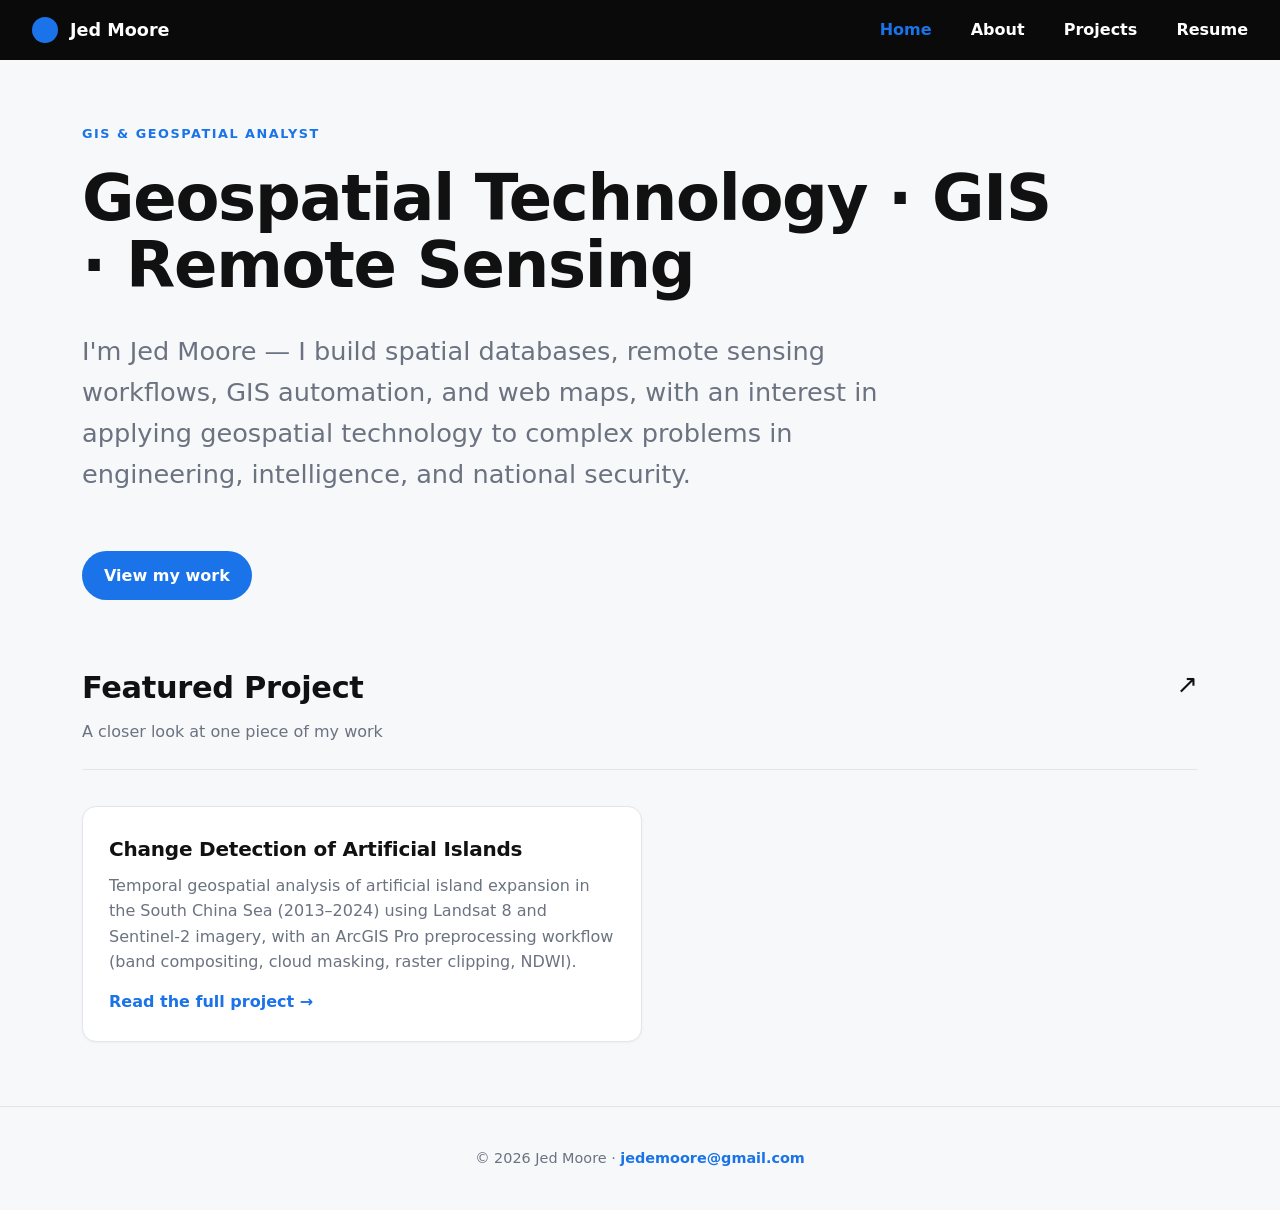
<file: index.html>
<!DOCTYPE html>
<html lang="en">
<head>
<meta charset="UTF-8">
<meta name="viewport" content="width=device-width, initial-scale=1.0">
<title>Jed Moore — GIS Analyst</title>
<link rel="stylesheet" href="style.css">
</head>
<body>

<nav>
  <a class="brand" href="index.html"><span class="dot"></span>Jed Moore</a>
  <div class="nav-links">
    <a href="index.html" class="active">Home</a>
    <a href="about.html">About</a>
    <a href="projects.html">Projects</a>
    <a href="resume.html">Resume</a>
  </div>
</nav>

<main>

  <section>
    <div class="eyebrow">GIS &amp; GEOSPATIAL ANALYST</div>
    <h1 class="display">Geospatial Technology · GIS · Remote Sensing</h1>
    <p class="lead">I'm Jed Moore — I build spatial databases, remote sensing workflows,
    GIS automation, and web maps, with an interest in applying geospatial technology to
    complex problems in engineering, intelligence, and national security.</p>
    <a class="btn" href="projects.html">View my work</a>
  </section>

  <section>
    <div class="head-row">
      <div>
        <h2>Featured Project</h2>
        <div class="sub">A closer look at one piece of my work</div>
      </div>
      <span class="arrow">↗</span>
    </div>

    <a class="card" href="project-1.html" style="max-width:560px">
      <h3>Change Detection of Artificial Islands</h3>
      <p>Temporal geospatial analysis of artificial island expansion in the South China Sea
      (2013–2024) using Landsat 8 and Sentinel-2 imagery, with an ArcGIS Pro preprocessing
      workflow (band compositing, cloud masking, raster clipping, NDWI).</p>
      <span class="go">Read the full project →</span>
    </a>
  </section>

</main>

<footer>
  © 2026 Jed Moore · <a href="mailto:jedemoore@gmail.com">jedemoore@gmail.com</a>
</footer>

</body>
</html>
</file>
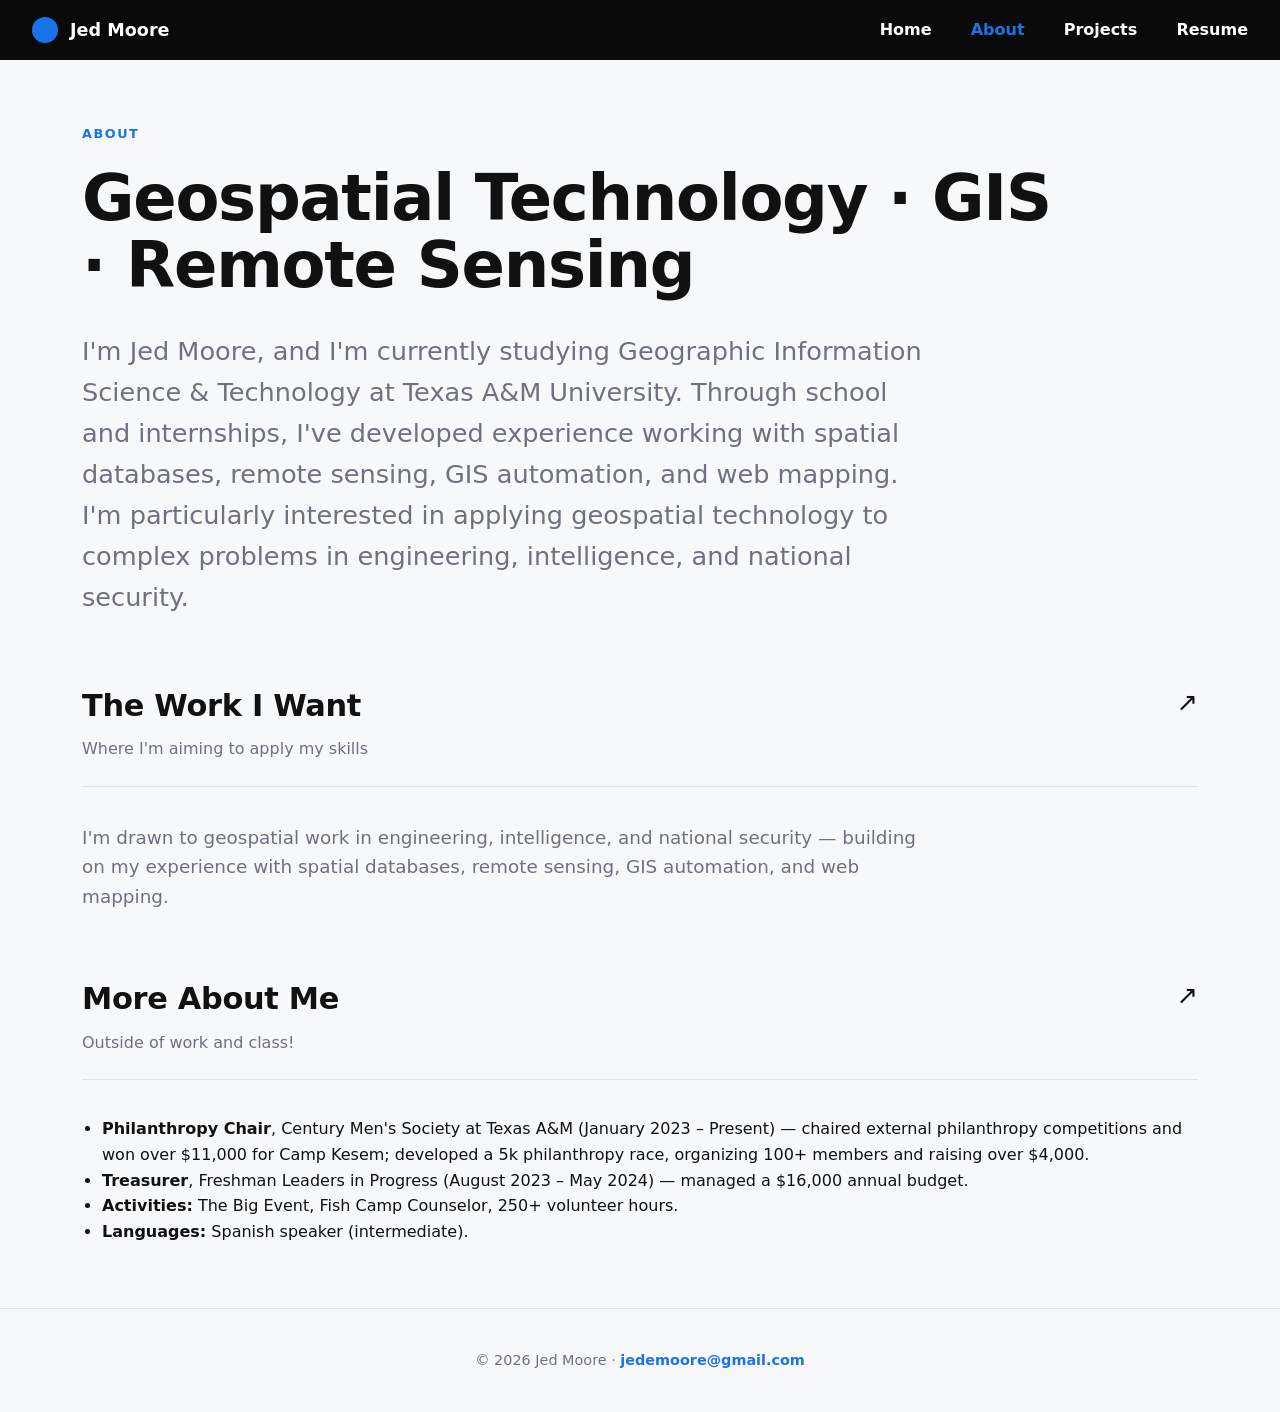
<file: about.html>
<!DOCTYPE html>
<html lang="en">
<head>
<meta charset="UTF-8">
<meta name="viewport" content="width=device-width, initial-scale=1.0">
<title>About — Jed Moore</title>
<link rel="stylesheet" href="style.css">
</head>
<body>

<nav>
  <a class="brand" href="index.html"><span class="dot"></span>Jed Moore</a>
  <div class="nav-links">
    <a href="index.html">Home</a>
    <a href="about.html" class="active">About</a>
    <a href="projects.html">Projects</a>
    <a href="resume.html">Resume</a>
  </div>
</nav>

<main>

  <section>
    <div class="eyebrow">ABOUT</div>
    <h1 class="display">Geospatial Technology · GIS · Remote Sensing</h1>
    <p class="lead">I'm Jed Moore, and I'm currently studying Geographic Information Science
    &amp; Technology at Texas A&amp;M University. Through school and internships, I've developed
    experience working with spatial databases, remote sensing, GIS automation, and web mapping.
    I'm particularly interested in applying geospatial technology to complex problems in
    engineering, intelligence, and national security.</p>
  </section>

  <section>
    <div class="head-row">
      <div>
        <h2>The Work I Want</h2>
        <div class="sub">Where I'm aiming to apply my skills</div>
      </div>
      <span class="arrow">↗</span>
    </div>
    <p class="lead" style="font-size:1.15rem">I'm drawn to geospatial work in engineering,
    intelligence, and national security — building on my experience with spatial databases,
    remote sensing, GIS automation, and web mapping.</p>
  </section>

  <section>
    <div class="head-row">
      <div>
        <h2>More About Me</h2>
        <div class="sub">Outside of work and class!</div>
      </div>
      <span class="arrow">↗</span>
    </div>
    <ul>
      <li><b>Philanthropy Chair</b>, Century Men's Society at Texas A&amp;M (January 2023 – Present) —
      chaired external philanthropy competitions and won over $11,000 for Camp Kesem; developed a
      5k philanthropy race, organizing 100+ members and raising over $4,000.</li>
      <li><b>Treasurer</b>, Freshman Leaders in Progress (August 2023 – May 2024) —
      managed a $16,000 annual budget.</li>
      <li><b>Activities:</b> The Big Event, Fish Camp Counselor, 250+ volunteer hours.</li>
      <li><b>Languages:</b> Spanish speaker (intermediate).</li>
    </ul>
  </section>

</main>

<footer>
  © 2026 Jed Moore · <a href="mailto:jedemoore@gmail.com">jedemoore@gmail.com</a>
</footer>

</body>
</html>
</file>
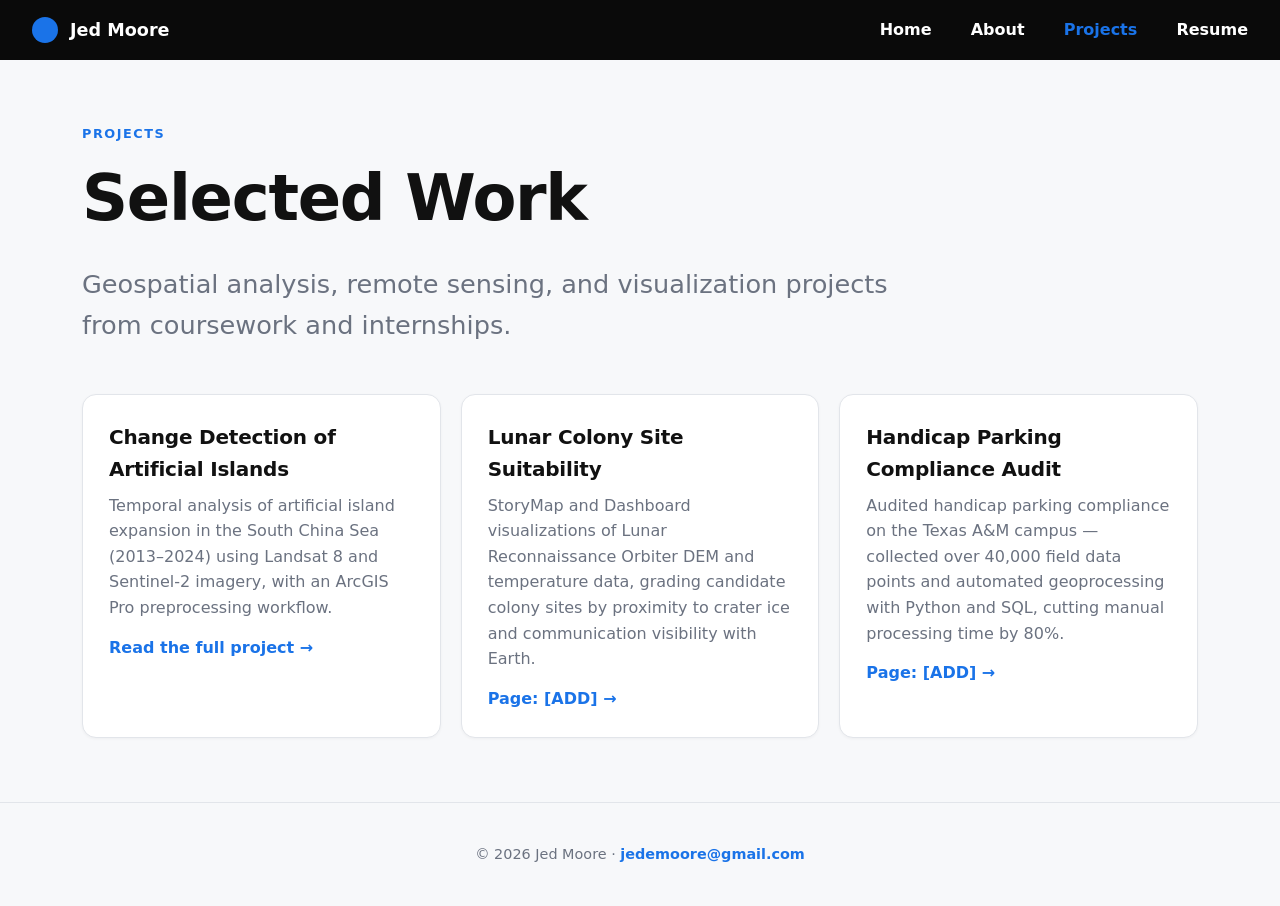
<file: projects.html>
<!DOCTYPE html>
<html lang="en">
<head>
<meta charset="UTF-8">
<meta name="viewport" content="width=device-width, initial-scale=1.0">
<title>Projects — Jed Moore</title>
<link rel="stylesheet" href="style.css">
</head>
<body>

<nav>
  <a class="brand" href="index.html"><span class="dot"></span>Jed Moore</a>
  <div class="nav-links">
    <a href="index.html">Home</a>
    <a href="about.html">About</a>
    <a href="projects.html" class="active">Projects</a>
    <a href="resume.html">Resume</a>
  </div>
</nav>

<main>

  <section>
    <div class="eyebrow">PROJECTS</div>
    <h1 class="display">Selected Work</h1>
    <p class="lead">Geospatial analysis, remote sensing, and visualization projects from
    coursework and internships.</p>

    <div class="cards">

      <a class="card" href="project-1.html">
        <h3>Change Detection of Artificial Islands</h3>
        <p>Temporal analysis of artificial island expansion in the South China Sea (2013–2024)
        using Landsat 8 and Sentinel-2 imagery, with an ArcGIS Pro preprocessing workflow.</p>
        <span class="go">Read the full project →</span>
      </a>

      <a class="card" href="[ADD]">
        <h3>Lunar Colony Site Suitability</h3>
        <p>StoryMap and Dashboard visualizations of Lunar Reconnaissance Orbiter DEM and
        temperature data, grading candidate colony sites by proximity to crater ice and
        communication visibility with Earth.</p>
        <span class="go">Page: [ADD] →</span>
      </a>

      <a class="card" href="[ADD]">
        <h3>Handicap Parking Compliance Audit</h3>
        <p>Audited handicap parking compliance on the Texas A&amp;M campus — collected over
        40,000 field data points and automated geoprocessing with Python and SQL, cutting
        manual processing time by 80%.</p>
        <span class="go">Page: [ADD] →</span>
      </a>

    </div>
  </section>

</main>

<footer>
  © 2026 Jed Moore · <a href="mailto:jedemoore@gmail.com">jedemoore@gmail.com</a>
</footer>

</body>
</html>
</file>
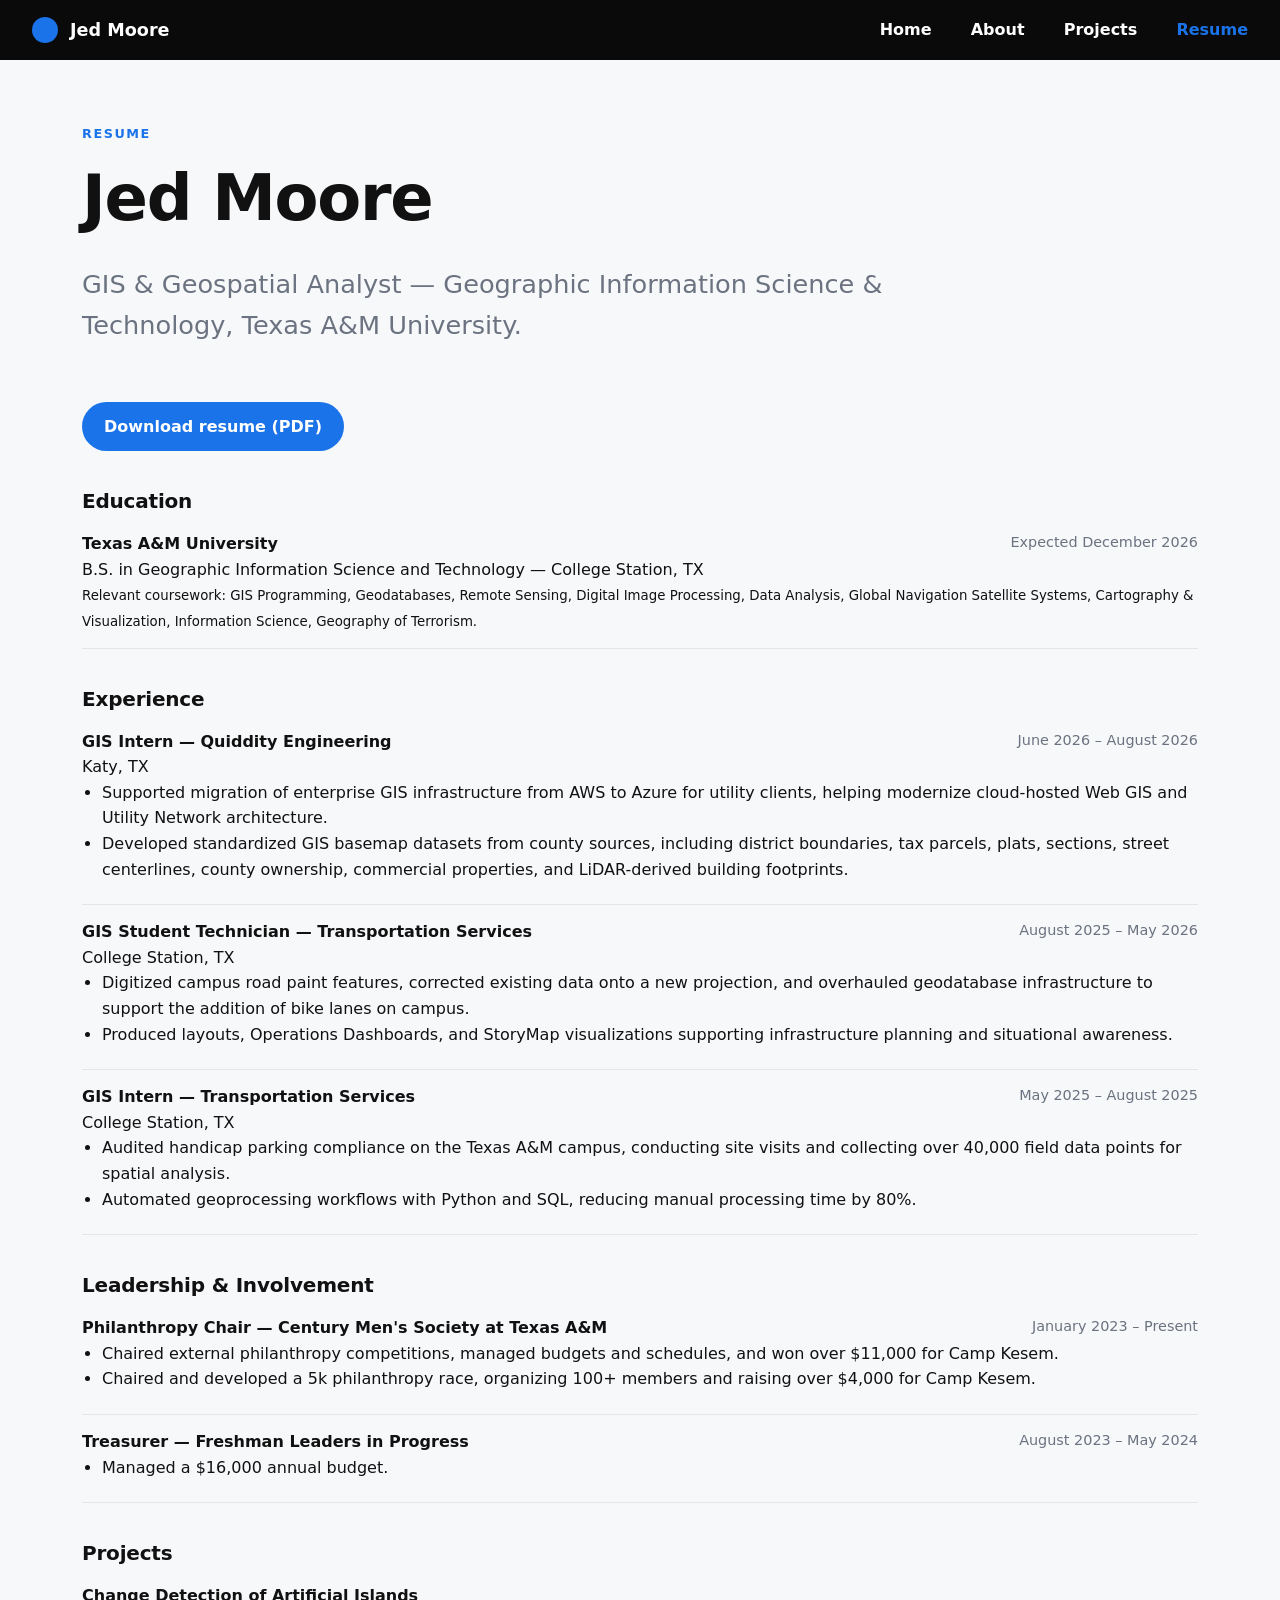
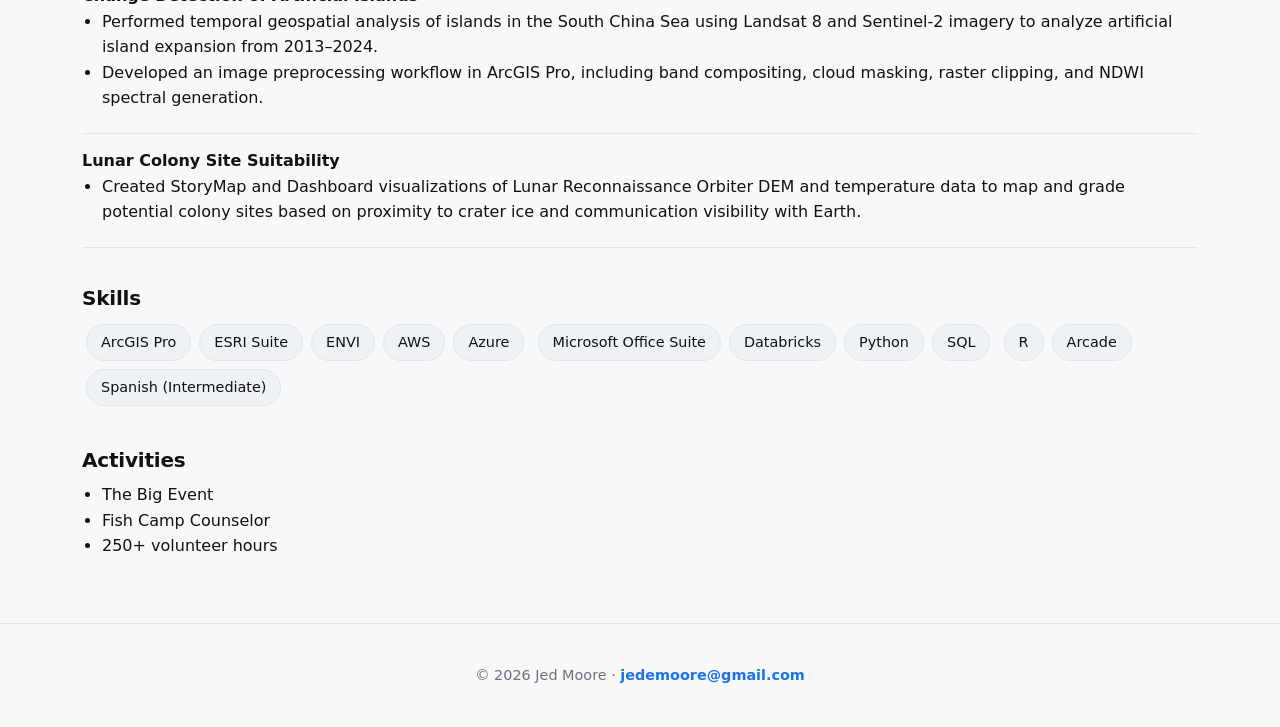
<file: resume.html>
<!DOCTYPE html>
<html lang="en">
<head>
<meta charset="UTF-8">
<meta name="viewport" content="width=device-width, initial-scale=1.0">
<title>Resume — Jed Moore</title>
<link rel="stylesheet" href="style.css">
</head>
<body>

<nav>
  <a class="brand" href="index.html"><span class="dot"></span>Jed Moore</a>
  <div class="nav-links">
    <a href="index.html">Home</a>
    <a href="about.html">About</a>
    <a href="projects.html">Projects</a>
    <a href="resume.html" class="active">Resume</a>
  </div>
</nav>

<main>

  <section>
    <div class="eyebrow">RESUME</div>
    <h1 class="display">Jed Moore</h1>
    <p class="lead">GIS &amp; Geospatial Analyst — Geographic Information Science &amp; Technology,
    Texas A&amp;M University.</p>
    <a class="btn" href="resume.pdf" download>Download resume (PDF)</a>

    <h3>Education</h3>
    <div class="exp">
      <b>Texas A&amp;M University</b> <em>Expected December 2026</em><br>
      B.S. in Geographic Information Science and Technology — College Station, TX<br>
      <small>Relevant coursework: GIS Programming, Geodatabases, Remote Sensing, Digital Image
      Processing, Data Analysis, Global Navigation Satellite Systems, Cartography &amp;
      Visualization, Information Science, Geography of Terrorism.</small>
    </div>

    <h3>Experience</h3>
    <div class="exp">
      <b>GIS Intern — Quiddity Engineering</b> <em>June 2026 – August 2026</em><br>
      Katy, TX
      <ul>
        <li>Supported migration of enterprise GIS infrastructure from AWS to Azure for utility
        clients, helping modernize cloud-hosted Web GIS and Utility Network architecture.</li>
        <li>Developed standardized GIS basemap datasets from county sources, including district
        boundaries, tax parcels, plats, sections, street centerlines, county ownership,
        commercial properties, and LiDAR-derived building footprints.</li>
      </ul>
    </div>
    <div class="exp">
      <b>GIS Student Technician — Transportation Services</b> <em>August 2025 – May 2026</em><br>
      College Station, TX
      <ul>
        <li>Digitized campus road paint features, corrected existing data onto a new projection,
        and overhauled geodatabase infrastructure to support the addition of bike lanes on campus.</li>
        <li>Produced layouts, Operations Dashboards, and StoryMap visualizations supporting
        infrastructure planning and situational awareness.</li>
      </ul>
    </div>
    <div class="exp">
      <b>GIS Intern — Transportation Services</b> <em>May 2025 – August 2025</em><br>
      College Station, TX
      <ul>
        <li>Audited handicap parking compliance on the Texas A&amp;M campus, conducting site
        visits and collecting over 40,000 field data points for spatial analysis.</li>
        <li>Automated geoprocessing workflows with Python and SQL, reducing manual processing
        time by 80%.</li>
      </ul>
    </div>

    <h3>Leadership &amp; Involvement</h3>
    <div class="exp">
      <b>Philanthropy Chair — Century Men's Society at Texas A&amp;M</b> <em>January 2023 – Present</em>
      <ul>
        <li>Chaired external philanthropy competitions, managed budgets and schedules, and won
        over $11,000 for Camp Kesem.</li>
        <li>Chaired and developed a 5k philanthropy race, organizing 100+ members and raising
        over $4,000 for Camp Kesem.</li>
      </ul>
    </div>
    <div class="exp">
      <b>Treasurer — Freshman Leaders in Progress</b> <em>August 2023 – May 2024</em>
      <ul><li>Managed a $16,000 annual budget.</li></ul>
    </div>

    <h3>Projects</h3>
    <div class="exp">
      <b>Change Detection of Artificial Islands</b>
      <ul>
        <li>Performed temporal geospatial analysis of islands in the South China Sea using
        Landsat 8 and Sentinel-2 imagery to analyze artificial island expansion from 2013–2024.</li>
        <li>Developed an image preprocessing workflow in ArcGIS Pro, including band compositing,
        cloud masking, raster clipping, and NDWI spectral generation.</li>
      </ul>
    </div>
    <div class="exp">
      <b>Lunar Colony Site Suitability</b>
      <ul>
        <li>Created StoryMap and Dashboard visualizations of Lunar Reconnaissance Orbiter DEM
        and temperature data to map and grade potential colony sites based on proximity to
        crater ice and communication visibility with Earth.</li>
      </ul>
    </div>

    <h3>Skills</h3>
    <div class="tags">
      <span>ArcGIS Pro</span><span>ESRI Suite</span><span>ENVI</span><span>AWS</span><span>Azure</span>
      <span>Microsoft Office Suite</span><span>Databricks</span><span>Python</span><span>SQL</span>
      <span>R</span><span>Arcade</span><span>Spanish (Intermediate)</span>
    </div>

    <h3>Activities</h3>
    <ul>
      <li>The Big Event</li>
      <li>Fish Camp Counselor</li>
      <li>250+ volunteer hours</li>
    </ul>
  </section>

</main>

<footer>
  © 2026 Jed Moore · <a href="mailto:jedemoore@gmail.com">jedemoore@gmail.com</a>
</footer>

</body>
</html>
</file>
<file: style.css>
/* style.css — shared by every page */
:root{
  --bg:#f7f8fa; --ink:#111; --mut:#6b7280; --acc:#1a73e8;
  --line:#e2e5ea; --card:#fff; --dark:#0a0a0a;
}
*{box-sizing:border-box}
body{margin:0;font:16px/1.6 Inter,system-ui,Segoe UI,Arial,sans-serif;background:var(--bg);color:var(--ink)}
a{color:inherit;text-decoration:none}

/* top nav — shared menu */
nav{position:sticky;top:0;z-index:999;background:var(--dark);color:#fff;display:flex;
  align-items:center;justify-content:space-between;padding:16px 32px}
.brand{display:flex;align-items:center;gap:12px;font-weight:700;font-size:1.1rem;color:#fff}
.dot{width:26px;height:26px;border-radius:50%;background:var(--acc);display:inline-block}
.nav-links a{margin-left:34px;font-weight:600;color:#fff}
.nav-links a:hover,.nav-links a.active{color:var(--acc)}

/* layout */
main{max-width:1180px;margin:0 auto;padding:0 32px}
section{margin:64px 0}
.eyebrow{color:var(--acc);font-weight:700;letter-spacing:.12em;font-size:.8rem;margin:64px 0 20px}
.display{font-size:clamp(2rem,6vw,4rem);font-weight:800;line-height:1.05;letter-spacing:-.02em;margin:0 0 32px;max-width:1000px}
.lead{font-size:clamp(1.1rem,2.3vw,1.6rem);color:var(--mut);max-width:860px;margin:0 0 48px}
h1,h2,h3{letter-spacing:-.01em}
h2{font-size:1.9rem;font-weight:800;margin:0}
h3{margin:34px 0 6px;font-size:1.25rem}
.sub{color:var(--mut);margin:6px 0 10px}
.head-row{display:flex;justify-content:space-between;align-items:flex-start;
  border-bottom:1px solid var(--line);padding-bottom:14px;margin-bottom:36px}
.arrow{font-size:1.6rem}
ul{margin:0 0 8px;padding-left:20px}

/* buttons / links */
.btn{display:inline-block;background:var(--acc);color:#fff;font-weight:600;
  padding:12px 22px;border-radius:999px;margin-top:8px}
.btn:hover{opacity:.9}
.backlink{color:var(--acc);font-weight:600;display:inline-block;margin:40px 0 0}

/* project cards (projects.html) */
.cards{display:grid;grid-template-columns:repeat(auto-fit,minmax(280px,1fr));gap:20px}
.card{display:block;background:var(--card);border:1px solid var(--line);border-radius:14px;
  padding:26px;box-shadow:0 1px 3px rgba(0,0,0,.04);transition:transform .15s,box-shadow .15s}
.card:hover{transform:translateY(-3px);box-shadow:0 8px 24px rgba(0,0,0,.08)}
.card h3{margin:0 0 8px}
.card p{color:var(--mut);margin:0 0 14px}
.card .go{color:var(--acc);font-weight:700}

/* project detail */
.detail h4{margin:26px 0 4px;font-size:1.05rem}
.detail p,.detail li{color:var(--mut)}
.map{height:360px;border-radius:12px;margin-top:14px;border:1px solid var(--line)}
figure{margin:18px 0}
figcaption{color:var(--mut);font-size:.9rem;margin-top:6px}

/* resume */
.exp{margin:14px 0;padding-bottom:14px;border-bottom:1px solid var(--line)}
.exp b{color:var(--ink)}
.exp em{color:var(--mut);font-style:normal;float:right;font-size:.9rem}
.tags span{display:inline-block;background:#eef1f6;border:1px solid var(--line);
  border-radius:999px;padding:6px 14px;margin:4px;font-size:.9rem}

/* footer — email on every page */
footer{border-top:1px solid var(--line);text-align:center;color:var(--mut);
  padding:40px 20px;font-size:.9rem;margin-top:64px}
footer a{color:var(--acc);font-weight:600}

@media(max-width:600px){
  nav{padding:14px 18px}
  .nav-links a{margin-left:16px;font-size:.9rem}
  main{padding:0 18px}
  .exp em{float:none;display:block}
}
</file>
